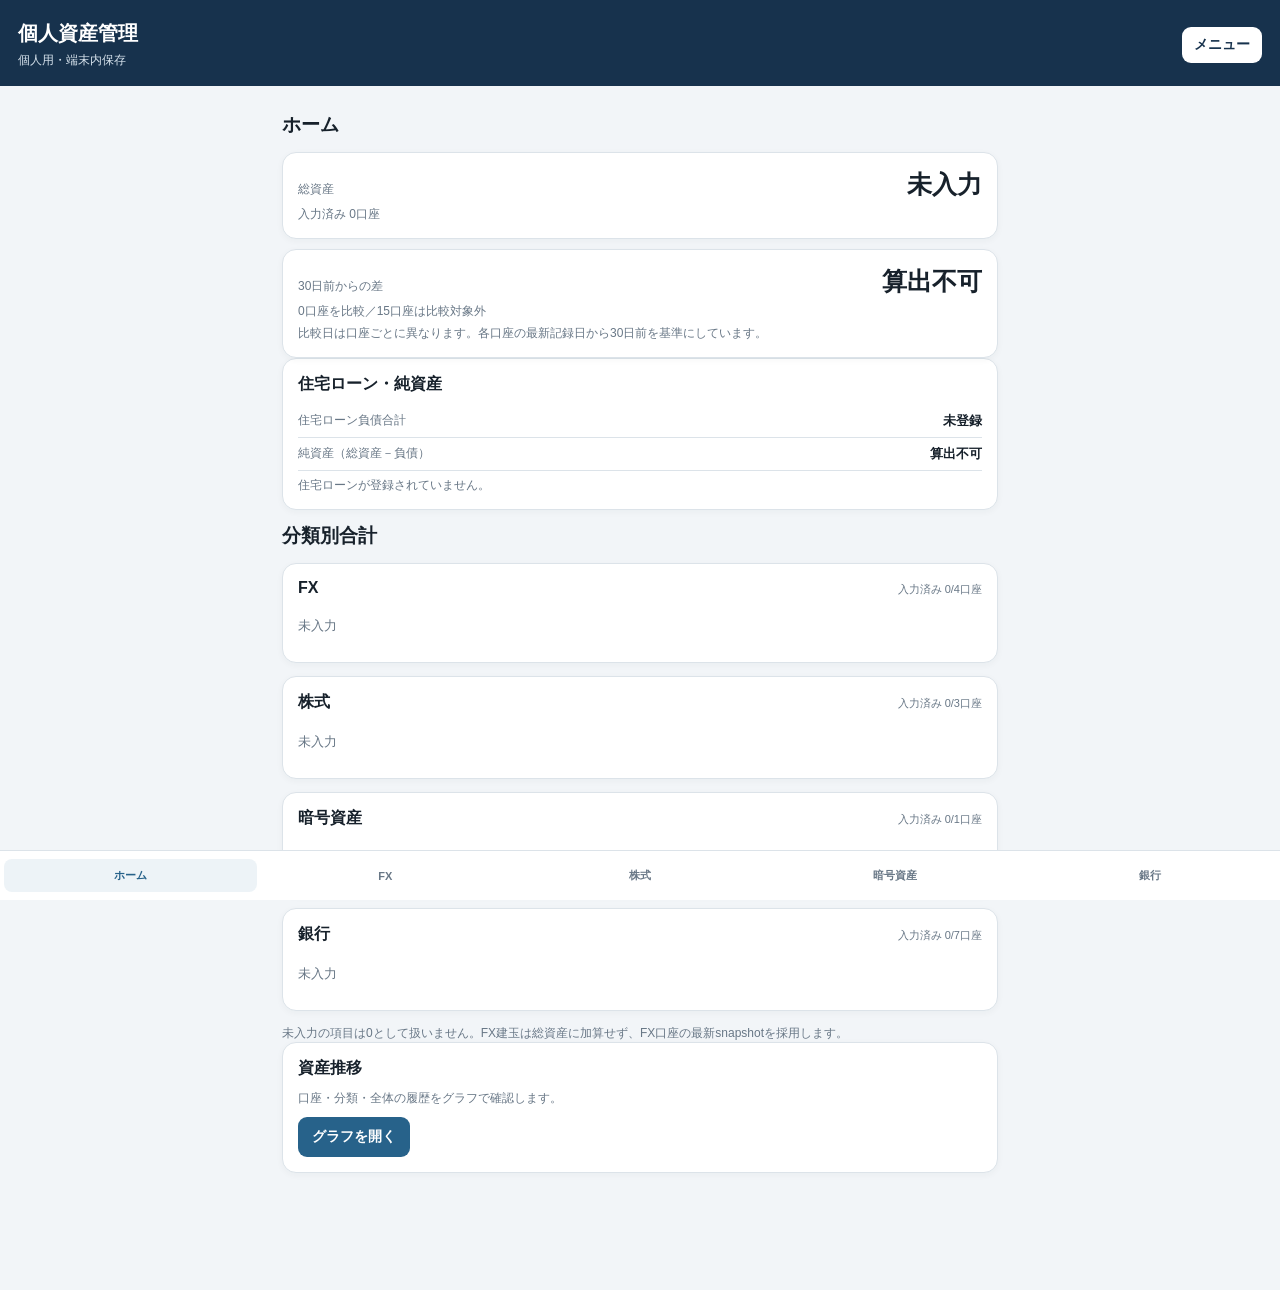
<file: index.html>
<!doctype html>
<html lang="ja">
<head>
<meta charset="utf-8">
<meta name="viewport" content="width=device-width, initial-scale=1, viewport-fit=cover">
<meta name="theme-color" content="#17324d">
<meta name="description" content="端末内で管理する個人用資産管理アプリ">
<meta name="apple-mobile-web-app-capable" content="yes">
<meta name="apple-mobile-web-app-status-bar-style" content="black-translucent">
<meta http-equiv="Content-Security-Policy" content="default-src 'self'; script-src 'self'; style-src 'self'; img-src 'self' data:; connect-src 'self'; base-uri 'none'; form-action 'none'">
<link rel="manifest" href="./manifest.json">
<link rel="apple-touch-icon" href="./icon.svg">
<link rel="stylesheet" href="./style.css">
<title>個人資産管理</title>
</head>
<body>
<header>
  <div class="header-main-row">
    <div>
      <h1>個人資産管理</h1>
      <p>個人用・端末内保存</p>
    </div>
    <div class="header-menu-wrap">
      <button type="button" id="header-menu-button" class="header-menu-button" aria-expanded="false" aria-controls="header-menu">メニュー</button>
      <div id="header-menu" class="header-menu" hidden>
        <button type="button" data-menu-action="open-chart">グラフ</button>
        <button type="button" data-menu-action="open-data">データ管理</button>
        <button type="button" data-menu-action="open-bulk">履歴の一括入力</button>
        <button type="button" data-menu-action="open-stock-update">株式OCR更新</button>
        <button type="button" data-menu-action="open-loan">住宅ローン</button>
      </div>
    </div>
  </div>
</header>

<main id="app">
  <div class="notice">読み込み中...</div>
</main>

<nav class="bottom-nav" aria-label="メインメニュー">
  <button type="button" data-tab="home" class="active">ホーム</button>
  <button type="button" data-tab="fx">FX</button>
  <button type="button" data-tab="stock">株式</button>
  <button type="button" data-tab="crypto">暗号資産</button>
  <button type="button" data-tab="bank">銀行</button>
</nav>

<script src="./js/core.js" defer></script>
<script src="./js/calc-cashflow-core.js" defer></script>
<script src="./js/calc-cashflow.js" defer></script>
<script src="./js/calc-contrib.js" defer></script>
<script src="./js/calc-salecheck.js" defer></script>
<script src="./js/calc-salecheck-hints.js" defer></script>
<script src="./js/calc-salecheck-confirm.js" defer></script>
<script src="./js/storage-validation.js" defer></script>
<script src="./js/storage-validation-stock.js" defer></script>
<script src="./js/storage-migration.js" defer></script>
<script src="./js/storage.js" defer></script>
<script src="./js/calc-fx.js" defer></script>
<script src="./js/calc-loan.js" defer></script>
<script src="./js/calc-losscut.js" defer></script>
<script src="./js/calc-fx-daily.js" defer></script>
<script src="./js/calc-fx-swap.js" defer></script>
<script src="./js/calc-fx-realized.js" defer></script>
<script src="./js/calc-fx-batch.js" defer></script>
<script src="./js/calc-import.js" defer></script>
<script src="./js/calc-import-save.js" defer></script>
<script src="./js/ocr-rules.js" defer></script>
<script src="./js/calc-ocr-normalize.js" defer></script>
<script src="./js/calc-ocr-result.js" defer></script>
<script src="./js/calc-ocr-block.js" defer></script>
<script src="./js/calc-ocr.js" defer></script>
<script src="./js/calc-ocr-stock.js" defer></script>
<script src="./js/calc-ocr-stock-cards.js" defer></script>
<script src="./js/calc-ocr-stock-parse.js" defer></script>
<script src="./js/calc-ocr-stock-state.js" defer></script>
<script src="./js/ocr-rules-stock.js" defer></script>
<script src="./js/calc-ocr-stock-compare.js" defer></script>
<script src="./js/calc-ocr-stock-save.js" defer></script>
<script src="./js/calc-history-edit.js" defer></script>
<script src="./js/calc-chart.js" defer></script>
<script src="./js/ui-common.js" defer></script>
<script src="./js/ui-home.js" defer></script>
<script src="./js/ui-loan.js" defer></script>
<script src="./js/ui-losscut.js" defer></script>
<script src="./js/ui-accounts.js" defer></script>
<script src="./js/ui-contrib-forms.js" defer></script>
<script src="./js/ui-contrib-plans.js" defer></script>
<script src="./js/ui-contrib.js" defer></script>
<script src="./js/ui-salecheck.js" defer></script>
<script src="./js/ui-snapshot-form.js" defer></script>
<script src="./js/ui-account-settings.js" defer></script>
<script src="./js/ui-holdings.js" defer></script>
<script src="./js/ui-snapshot-history.js" defer></script>
<script src="./js/ui-fx-swap.js" defer></script>
<script src="./js/ui-fx-rates.js" defer></script>
<script src="./js/ui-fx-position-form.js" defer></script>
<script src="./js/ui-fx-position-settlement.js" defer></script>
<script src="./js/ui-fx-batch.js" defer></script>
<script src="./js/ui-fx-import.js" defer></script>
<script src="./js/ui-fx.js" defer></script>
<script src="./js/calc-fx-settlement.js" defer></script>
<script src="./js/ui-fx-daily.js" defer></script>
<script src="./js/ui-fx-history-edit.js" defer></script>
<script src="./js/ui-fx-history.js" defer></script>
<script src="./js/ui-chart-zoom.js" defer></script>
<script src="./js/ui-chart.js" defer></script>
<script src="./js/ui-chart-select.js" defer></script>
<script src="./js/ui-data.js" defer></script>
<script src="./js/ui-bulk.js" defer></script>
<script src="./js/ui-bulk-ocr.js" defer></script>
<script src="./js/ui-stock-update.js" defer></script>
<script src="./js/ui-stock-update-render-card.js" defer></script>
<script src="./js/ui-stock-update-screen.js" defer></script>
<script src="./js/ui-stock-update-diagnosis.js" defer></script>
<script src="./js/ui-stock-update-events.js" defer></script>
<script src="./js/main.js" defer></script>
</body>
</html>
</file>
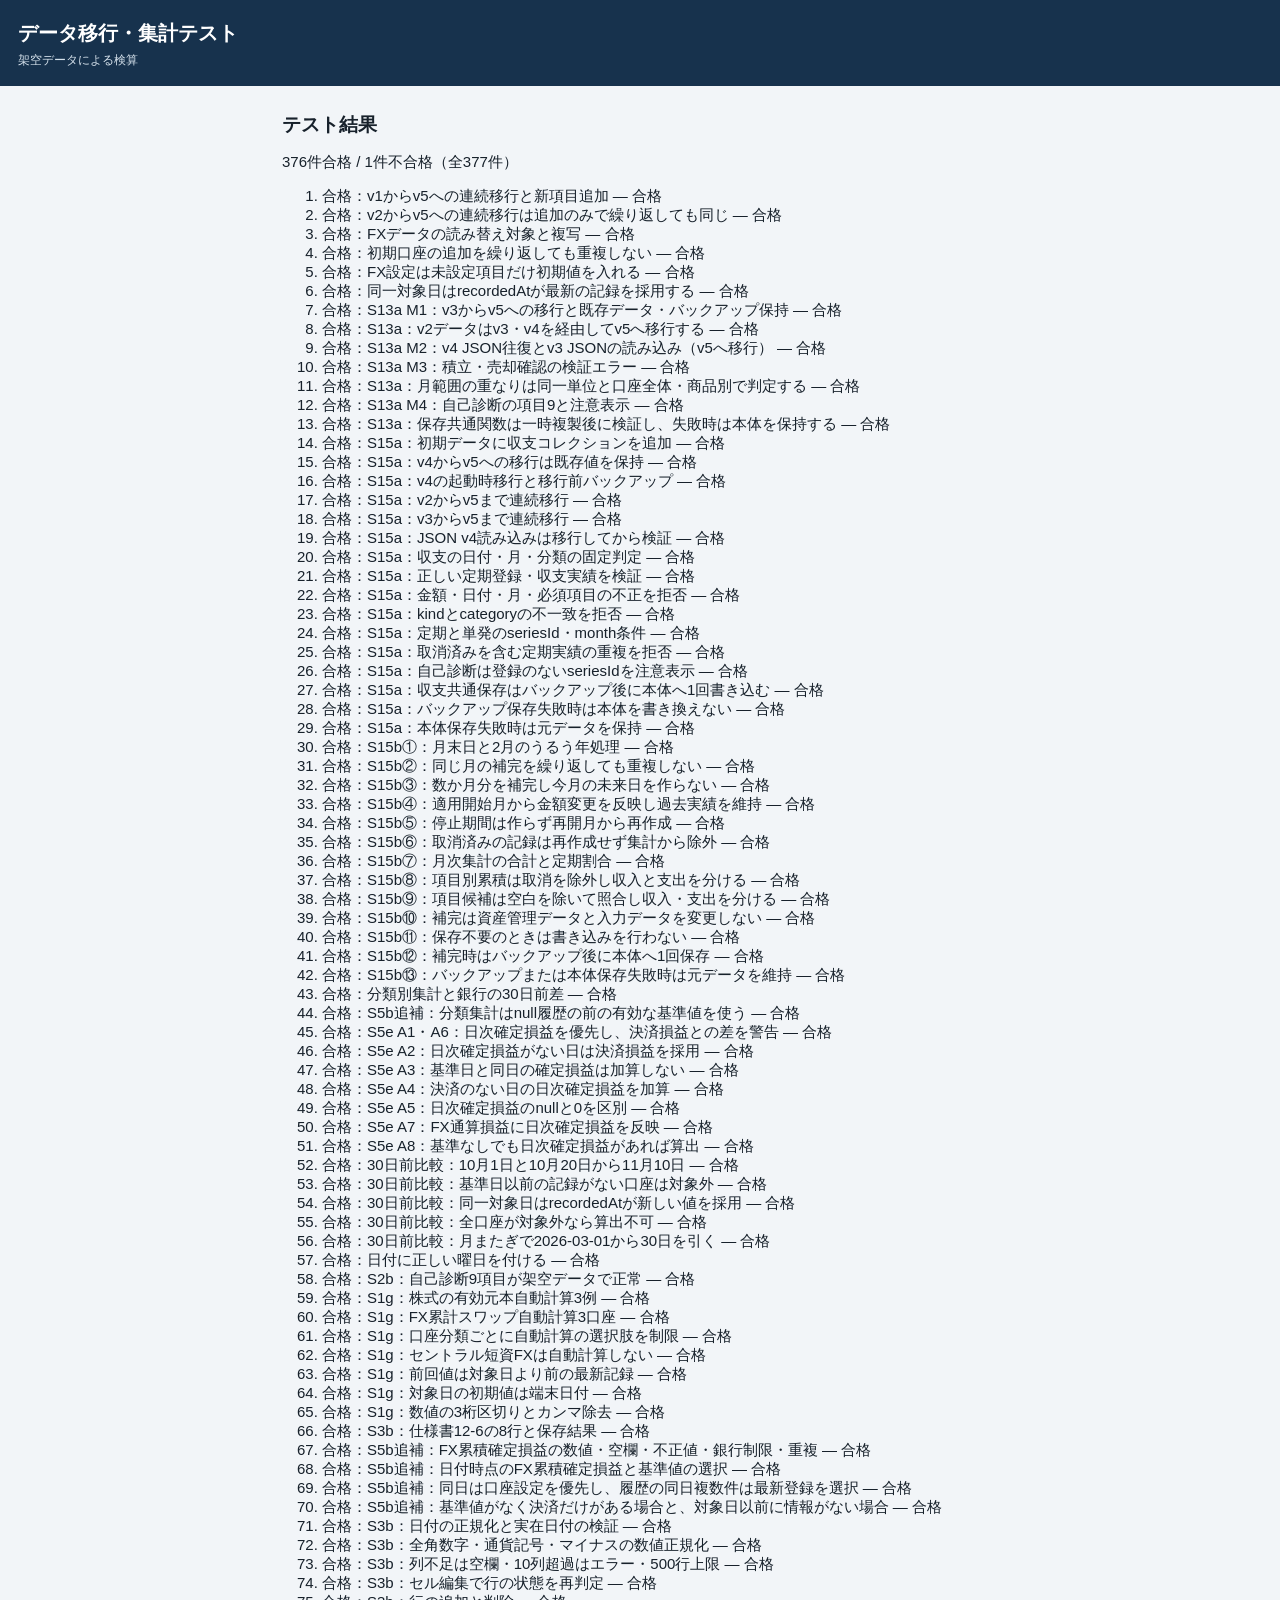
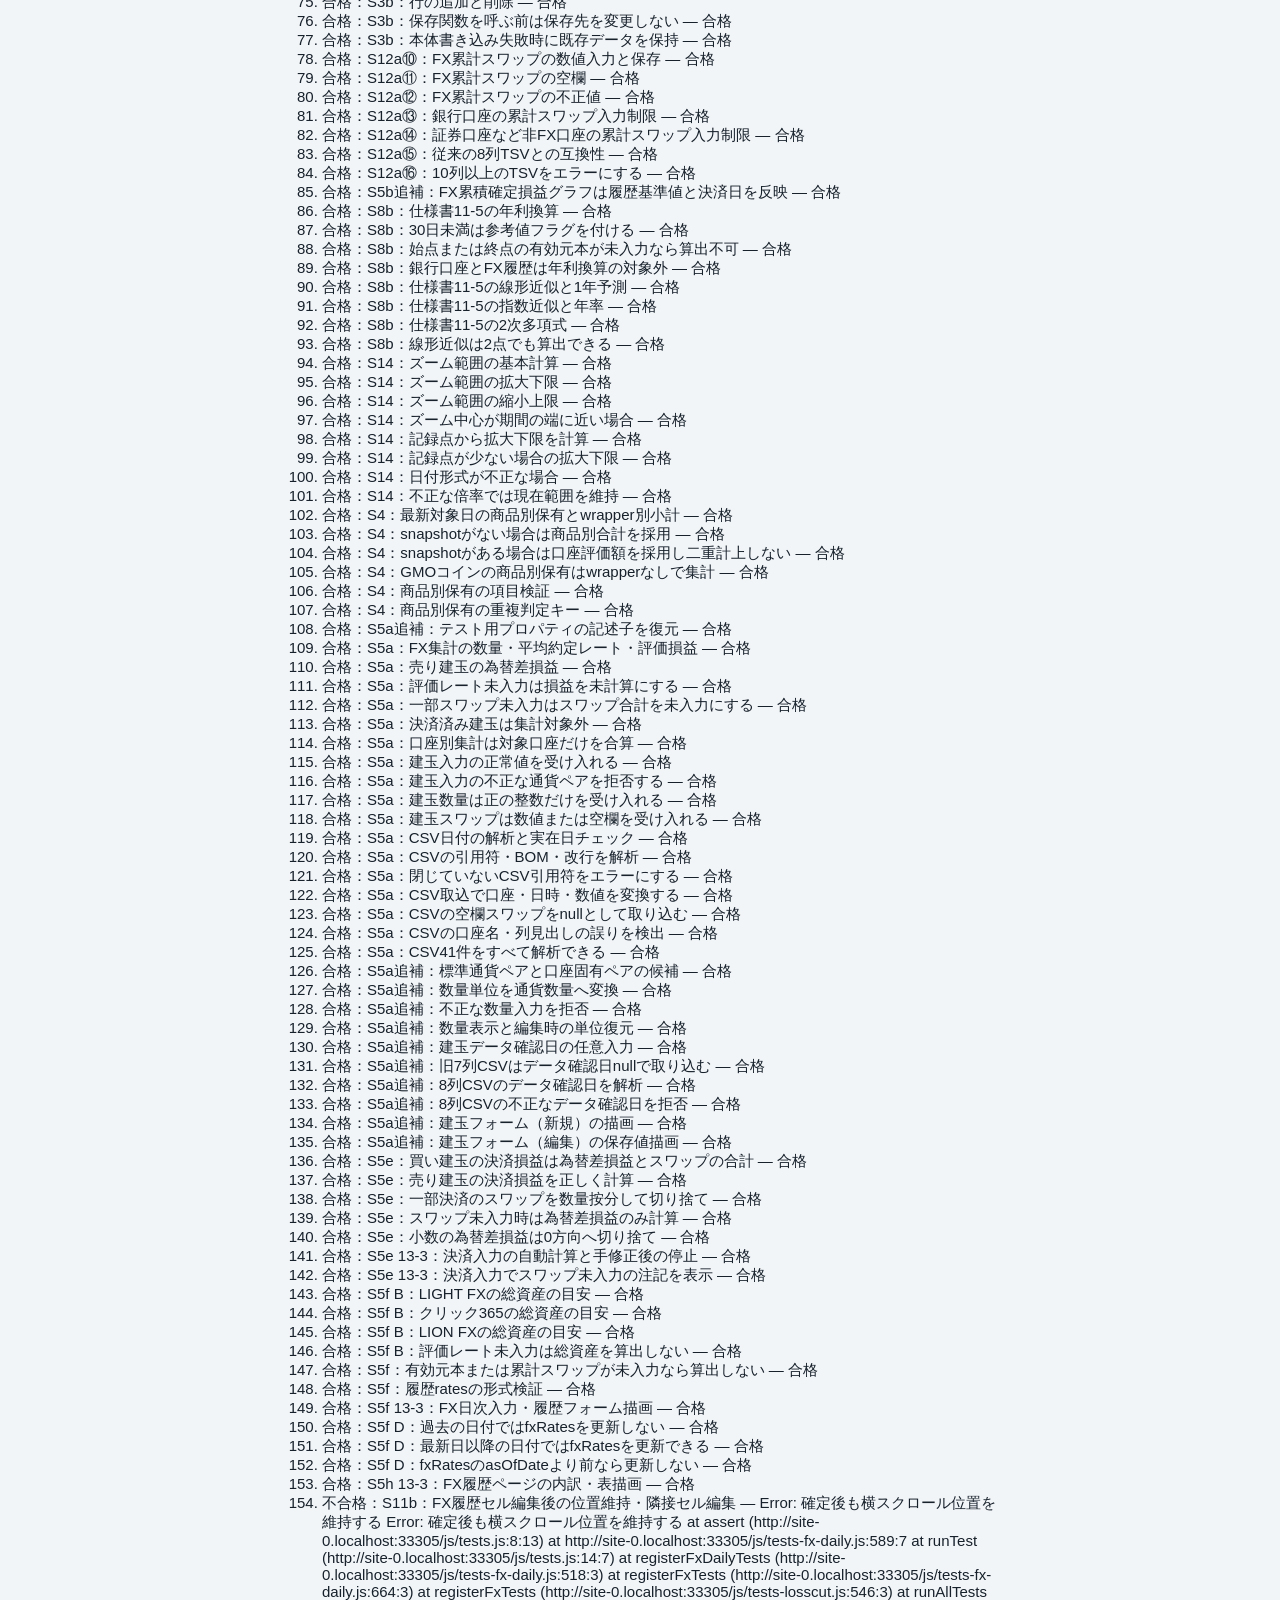
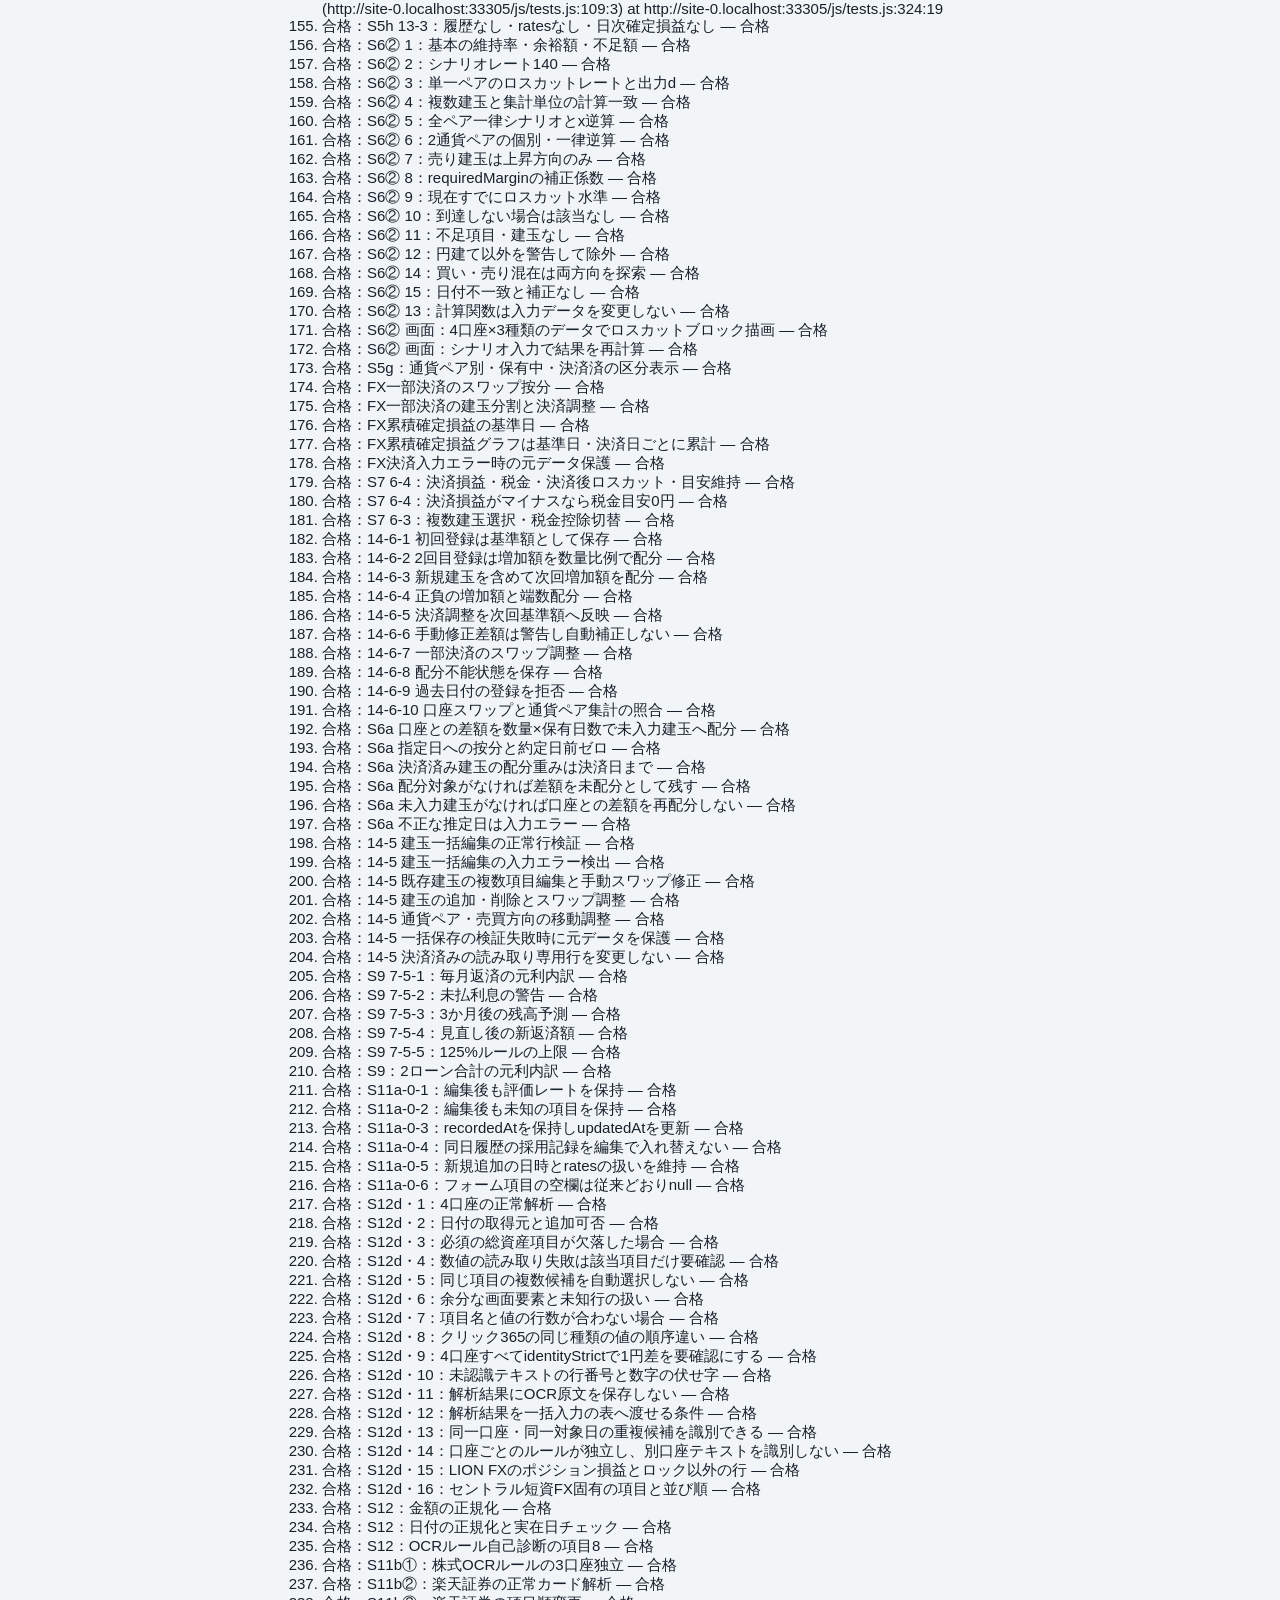
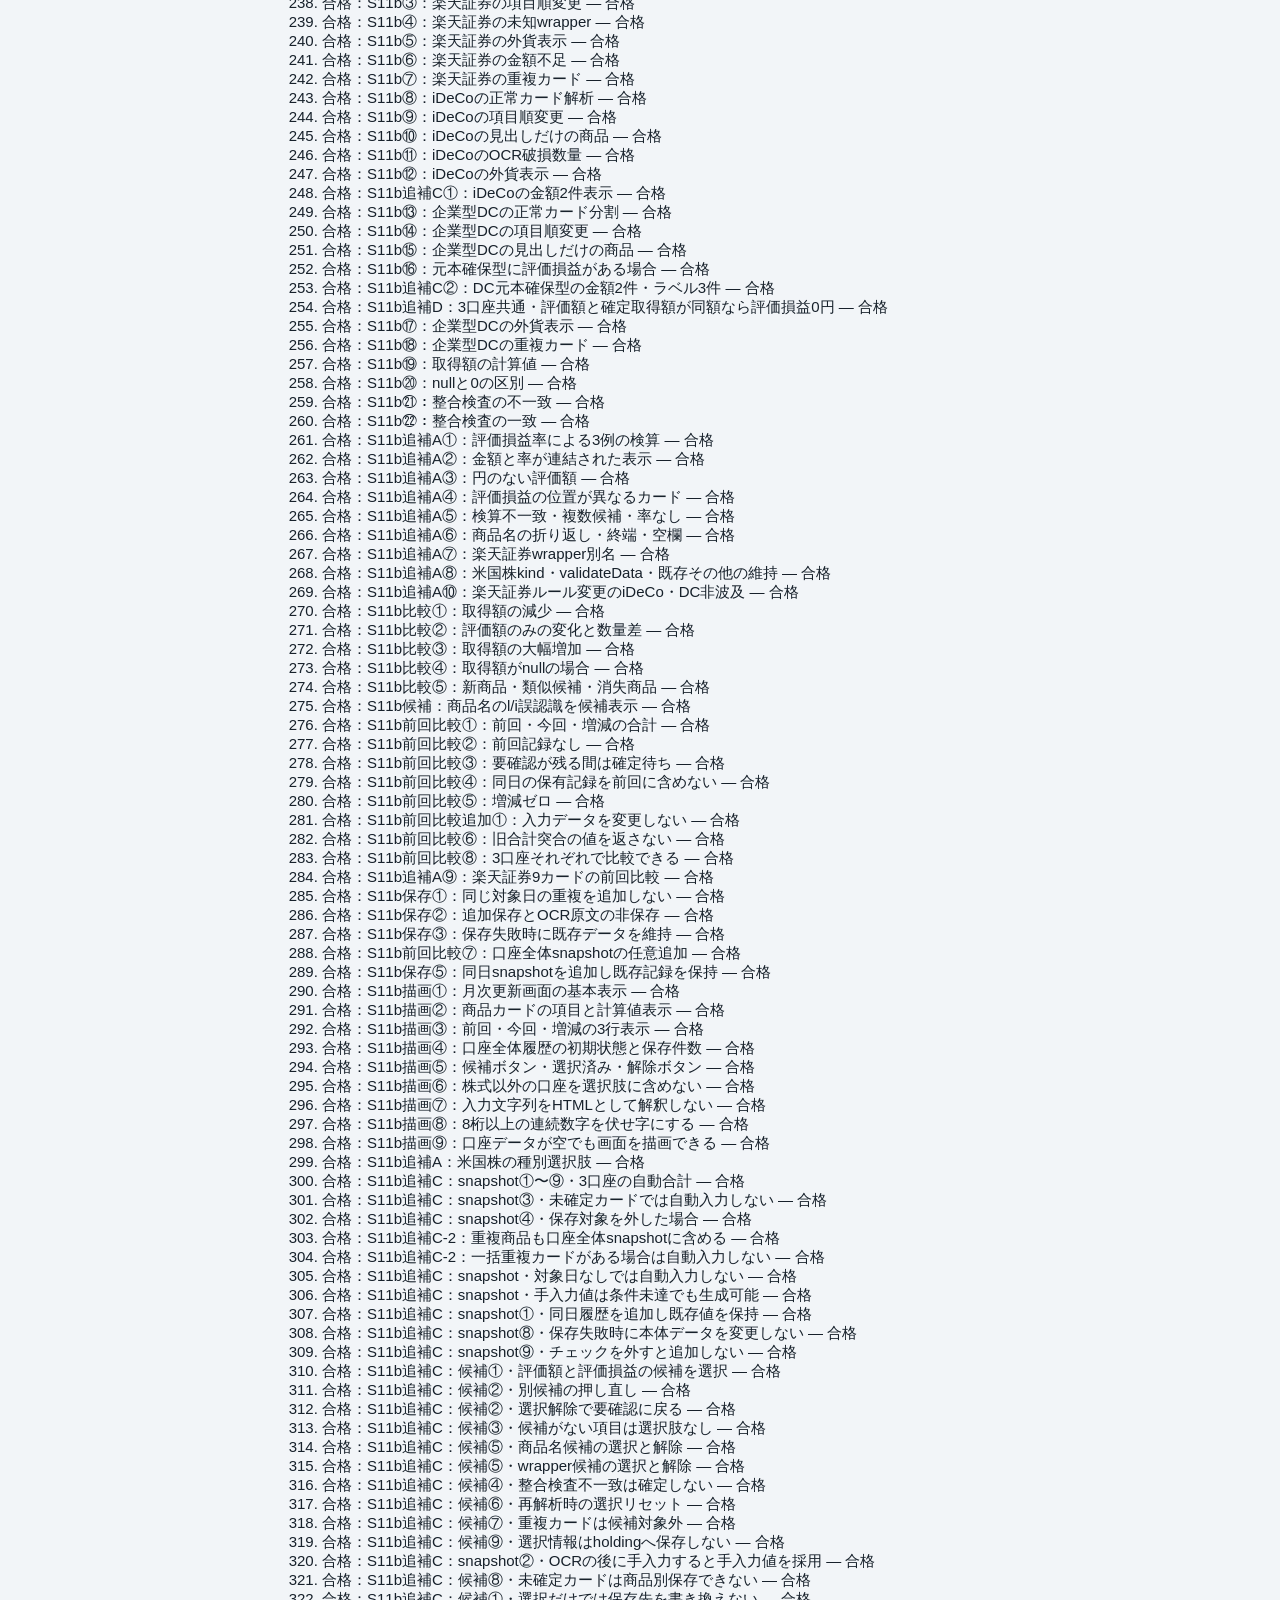
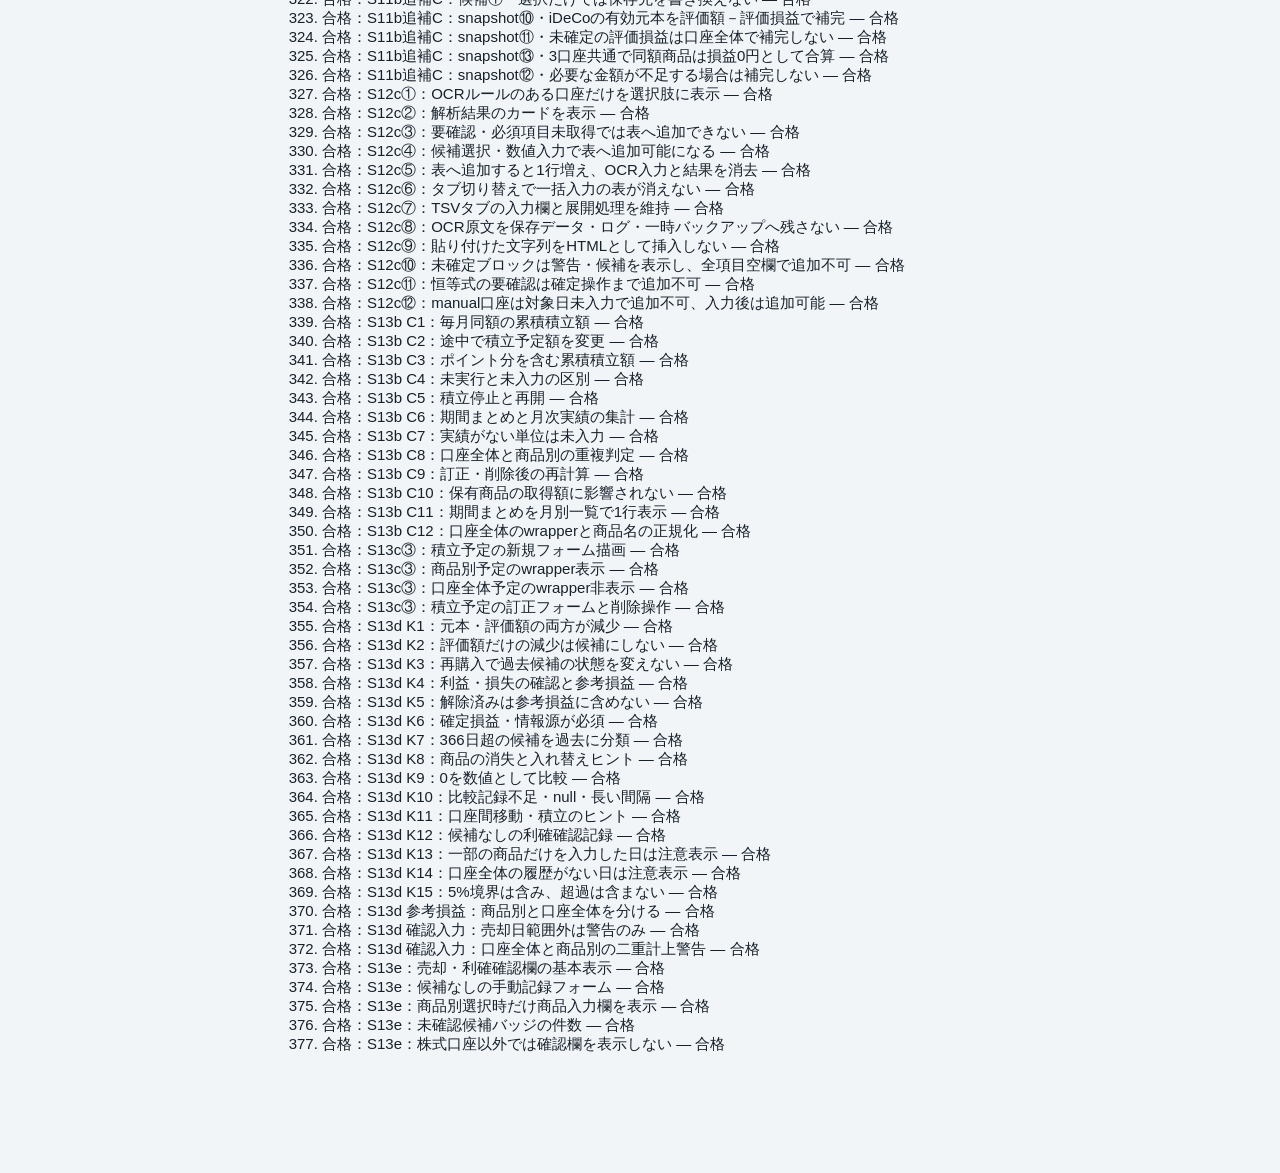
<file: test.html>
<!doctype html>
<html lang="ja">
<head>
<meta charset="utf-8">
<meta name="viewport" content="width=device-width, initial-scale=1">
<meta name="theme-color" content="#17324d">
<link rel="stylesheet" href="./style.css">
<title>データ移行・集計テスト</title>
</head>
<body data-test-runner="true">
<header>
  <h1>データ移行・集計テスト</h1>
  <p>架空データによる検算</p>
</header>

<div id="app"></div>

<main>
  <section>
    <h2>テスト結果</h2>
    <p id="test-summary">テスト実行中...</p>
    <ol id="test-results"></ol>
  </section>
</main>

<script src="./js/tests-render-bootstrap.js" defer></script>
<script src="./js/core.js" defer></script>
<script src="./js/calc-cashflow-core.js" defer></script>
<script src="./js/calc-cashflow.js" defer></script>
<script src="./js/storage-validation.js" defer></script>
<script src="./js/storage-validation-stock.js" defer></script>
<script src="./js/storage-migration.js" defer></script>
<script src="./js/storage.js" defer></script>
<script src="./js/calc-fx.js" defer></script>
<script src="./js/calc-losscut.js" defer></script>
<script src="./js/calc-fx-daily.js" defer></script>
<script src="./js/calc-fx-swap.js" defer></script>
<script src="./js/calc-fx-realized.js" defer></script>
<script src="./js/calc-fx-batch.js" defer></script>
<script src="./js/calc-import.js" defer></script>
<script src="./js/calc-import-save.js" defer></script>
<script src="./js/ocr-rules.js" defer></script>
<script src="./js/calc-ocr-normalize.js" defer></script>
<script src="./js/calc-ocr-result.js" defer></script>
<script src="./js/calc-ocr-block.js" defer></script>
<script src="./js/calc-ocr.js" defer></script>
<script src="./js/calc-ocr-stock.js" defer></script>
<script src="./js/calc-ocr-stock-cards.js" defer></script>
<script src="./js/calc-ocr-stock-parse.js" defer></script>
<script src="./js/calc-ocr-stock-state.js" defer></script>
<script src="./js/ocr-rules-stock.js" defer></script>
<script src="./js/calc-ocr-stock-compare.js" defer></script>
<script src="./js/calc-ocr-stock-save.js" defer></script>
<script src="./js/calc-history-edit.js" defer></script>
<script src="./js/ui-common.js" defer></script>
<script src="./js/ui-losscut.js" defer></script>
<script src="./js/ui-accounts.js" defer></script>
<script src="./js/ui-contrib-forms.js" defer></script>
<script src="./js/ui-contrib-plans.js" defer></script>
<script src="./js/ui-contrib.js" defer></script>
<script src="./js/ui-salecheck.js" defer></script>
<script src="./js/ui-snapshot-form.js" defer></script>
<script src="./js/ui-account-settings.js" defer></script>
<script src="./js/ui-holdings.js" defer></script>
<script src="./js/ui-snapshot-history.js" defer></script>
<script src="./js/ui-data.js" defer></script>
<script src="./js/calc-chart.js" defer></script>
<script src="./js/ui-chart-zoom.js" defer></script>
<script src="./js/calc-loan.js" defer></script>
<script src="./js/calc-contrib.js" defer></script>
<script src="./js/calc-salecheck.js" defer></script>
<script src="./js/calc-salecheck-hints.js" defer></script>
<script src="./js/calc-salecheck-confirm.js" defer></script>
<script src="./js/ui-fx-swap.js" defer></script>
<script src="./js/ui-fx-rates.js" defer></script>
<script src="./js/ui-fx-position-form.js" defer></script>
<script src="./js/ui-fx-position-settlement.js" defer></script>
<script src="./js/ui-fx-batch.js" defer></script>
<script src="./js/ui-fx-import.js" defer></script>
<script src="./js/ui-fx.js" defer></script>
<script src="./js/calc-fx-settlement.js" defer></script>
<script src="./js/ui-fx-daily.js" defer></script>
<script src="./js/ui-fx-history-edit.js" defer></script>
<script src="./js/ui-fx-history.js" defer></script>
<script src="./js/ui-bulk.js" defer></script>
<script src="./js/ui-bulk-ocr.js" defer></script>
<script src="./js/ui-stock-update.js" defer></script>
<script src="./js/ui-stock-update-render-card.js" defer></script>
<script src="./js/ui-stock-update-screen.js" defer></script>
<script src="./js/ui-stock-update-diagnosis.js" defer></script>
<script src="./js/ui-stock-update-events.js" defer></script>
<script src="./js/tests-migration.js" defer></script>
<script src="./js/tests-cashflow-data.js" defer></script>
<script src="./js/tests-cashflow.js" defer></script>
<script src="./js/tests-summary.js" defer></script>
<script src="./js/tests-input.js" defer></script>
<script src="./js/tests-bulk.js" defer></script>
<script src="./js/tests-chart.js" defer></script>
<script src="./js/tests-chart-ui.js" defer></script>
<script src="./js/tests-holdings.js" defer></script>
<script src="./js/tests-fx.js" defer></script>
<script src="./js/tests-fx-daily.js" defer></script>
<script src="./js/tests-losscut.js" defer></script>
<script src="./js/tests-snapshot-edit.js" defer></script>
<script src="./js/tests-fx-settlement.js" defer></script>
<script src="./js/tests-fx-settlement-simulation.js" defer></script>
<script src="./js/tests-fx-swap-allocation.js" defer></script>
<script src="./js/tests-fx-swap-estimate.js" defer></script>
<script src="./js/tests-fx-position-batch.js" defer></script>
<script src="./js/tests-loan.js" defer></script>
<script src="./js/tests-ocr-data.js" defer></script>
<script src="./js/tests-ocr.js" defer></script>
<script src="./js/tests-bulk-ocr.js" defer></script>
<script src="./js/tests-ocr-stock.js" defer></script>
<script src="./js/tests-ocr-stock-compare.js" defer></script>
<script src="./js/tests-ocr-stock-data.js" defer></script>
<script src="./js/tests-ocr-stock-render.js" defer></script>
<script src="./js/tests-contrib.js" defer></script>
<script src="./js/tests-contrib-render.js" defer></script>
<script src="./js/tests-salecheck.js" defer></script>
<script src="./js/tests-salecheck-render.js" defer></script>
<script src="./js/tests-ocr-stock-state.js" defer></script>
<script src="./js/tests.js" defer></script>
</body>
</html>
</file>
<file: style.css>
:root {
  color-scheme: light;
  --navy:#17324d;
  --blue:#27628a;
  --bg:#f2f5f8;
  --card:#fff;
  --text:#17212b;
  --muted:#687786;
  --border:#dce3e9;
  --red:#b33b3b;
  --green:#28764c;
}
* { box-sizing:border-box; }
body {
  margin:0;
  padding:0 0 calc(82px + env(safe-area-inset-bottom));
  background:var(--bg);
  color:var(--text);
  font-family:-apple-system,BlinkMacSystemFont,"Segoe UI",sans-serif;
  font-size:15px;
}
header {
  background:var(--navy);
  color:white;
  padding:20px 18px 17px;
}
header h1 { margin:0; font-size:20px; }
header p { margin:5px 0 0; color:#d6e2ec; font-size:12px; }
main { max-width:760px; margin:0 auto; padding:16px; }
h2 { margin:4px 0 14px; font-size:19px; }
h3 { margin:0 0 10px; font-size:16px; }
.card {
  background:var(--card);
  border:1px solid var(--border);
  border-radius:14px;
  padding:15px;
  margin-bottom:13px;
  box-shadow:0 2px 7px rgba(20,40,60,.04);
}
.metric-label { color:var(--muted); font-size:12px; }
.metric-value {
  font-size:25px;
  font-weight:700;
  margin-top:5px;
  white-space:nowrap;
  overflow-wrap:normal;
  font-variant-numeric:tabular-nums;
}
.metric-sub { color:var(--muted); font-size:12px; margin-top:5px; }
.metric-grid {
  display:grid;
  grid-template-columns:1fr 1fr;
  gap:10px;
}
.metric-grid .card { margin:0; }
.metric-grid .home-total-card,
.metric-grid .home-difference-card {
  grid-column:1 / -1;
}
.home-summary-card {
  container-type:inline-size;
}
.home-summary-row {
  display:flex;
  align-items:baseline;
  justify-content:space-between;
  gap:10px;
  min-width:0;
}
.home-summary-row .metric-label {
  flex:0 0 auto;
  white-space:nowrap;
}
.home-summary-value {
  flex:0 1 auto;
  min-width:0;
  margin-top:0;
  text-align:right;
  font-size:25px;
  white-space:nowrap;
  overflow-wrap:normal;
}
.account-row {
  display:flex;
  justify-content:space-between;
  align-items:center;
  gap:12px;
  padding:13px 0;
  border-bottom:1px solid var(--border);
}
.account-row:last-child { border-bottom:0; }
.account-name { font-weight:650; }
.account-meta { color:var(--muted); font-size:12px; margin-top:4px; }
.account-value {
  text-align:right;
  font-weight:700;
  white-space:nowrap;
  font-variant-numeric:tabular-nums;
}
button {
  border:0;
  border-radius:9px;
  padding:11px 14px;
  background:var(--blue);
  color:white;
  font-size:14px;
  font-weight:600;
  cursor:pointer;
}
button.secondary { background:#e8eef3; color:var(--navy); }
button.danger { background:#f9e9e9; color:var(--red); }
button:disabled { opacity:.45; }
button.small { padding:7px 10px; font-size:12px; }
.actions { display:flex; gap:8px; flex-wrap:wrap; margin-top:10px; }
.field { margin-bottom:13px; }
.field label { display:block; font-size:13px; font-weight:600; margin-bottom:6px; }
.field input, .field textarea, .field select {
  display:block;
  width:100%;
  min-width:0;
  max-width:100%;
  min-height:43px;
  border:1px solid #cbd5de;
  border-radius:8px;
  padding:10px;
  background:white;
  color:var(--text);
  font-size:16px;
}
.field input[type="date"] {
  width:100%;
  min-width:0;
  max-width:100%;
  min-height:43px;
  font:inherit;
}
.field textarea { min-height:75px; resize:vertical; }
.help { color:var(--muted); font-size:12px; margin-top:5px; line-height:1.5; }
.previous-value-hint {
  color:var(--muted);
  font-size:11px;
  margin-top:4px;
  line-height:1.4;
}
.snapshot-row {
  padding:12px 0;
  border-bottom:1px solid var(--border);
}
.snapshot-row:last-child { border-bottom:0; }
.snapshot-top {
  display:flex;
  justify-content:space-between;
  align-items:flex-start;
  gap:8px;
}
.snapshot-date {
  flex:0 0 11em;
  width:11em;
  font-size:13px;
  color:var(--muted);
}
.snapshot-value {
  flex:1;
  min-width:0;
  text-align:right;
  font-weight:700;
  overflow-wrap:anywhere;
  font-variant-numeric:tabular-nums;
}
.snapshot-meta { font-size:12px; color:var(--muted); margin-top:5px; }
.pill {
  display:inline-block;
  background:#e9f0f5;
  color:#31536d;
  border-radius:20px;
  padding:3px 8px;
  font-size:11px;
}
.positive { color:var(--green); }
.negative { color:var(--red); }
.empty { color:var(--muted); font-size:13px; padding:12px 0; }
.notice {
  border-radius:9px;
  background:#edf3f7;
  padding:11px;
  color:#42596b;
  font-size:12px;
  line-height:1.6;
  margin-bottom:13px;
}
.error {
  background:#fff0f0;
  color:#9e2828;
  padding:12px;
  border-radius:9px;
  margin-bottom:12px;
  font-size:13px;
}
.success {
  background:#edf7f0;
  color:#24643e;
  padding:10px;
  border-radius:9px;
  margin-bottom:12px;
  font-size:13px;
}
.bottom-nav {
  position:fixed;
  z-index:10;
  bottom:0;
  left:0;
  right:0;
  display:grid;
  grid-template-columns:repeat(5,minmax(0,1fr));
  gap:2px;
  padding:8px 4px calc(8px + env(safe-area-inset-bottom));
  background:#fff;
  border-top:1px solid var(--border);
}
.bottom-nav button {
  min-width:0;
  background:transparent;
  color:var(--muted);
  border-radius:8px;
  padding:9px 1px;
  font-size:11px;
  white-space:nowrap;
}
.bottom-nav button.active { color:var(--blue); background:#edf3f7; }
hr { border:0; border-top:1px solid var(--border); margin:14px 0; }
.hidden { display:none !important; }

/* ---------- ヘッダーメニュー・データ管理 ---------- */
.header-main-row {
  display:flex;
  align-items:center;
  justify-content:space-between;
  gap:12px;
}
.header-menu-wrap { position:relative; }
button.header-menu-button {
  background:#fff;
  color:var(--navy);
  padding:9px 12px;
  white-space:nowrap;
}
.header-menu {
  position:absolute;
  z-index:20;
  top:calc(100% + 8px);
  right:0;
  min-width:140px;
  padding:6px;
  background:#fff;
  border:1px solid var(--border);
  border-radius:10px;
  box-shadow:0 4px 14px rgba(20,40,60,.18);
}
.header-menu button {
  width:100%;
  text-align:left;
  background:transparent;
  color:var(--text);
}
.backup-key-list {
  margin:8px 0 12px;
  padding-left:22px;
  color:var(--muted);
  font-size:12px;
  overflow-wrap:anywhere;
}
.backup-key-list li.error {
  color:#9e2828;
}

/* ---------- S1d ホーム・分類別一覧 ---------- */
.category-card-title {
  display:flex;
  justify-content:space-between;
  align-items:baseline;
  gap:8px;
}
.category-card-title h3 { margin:0 0 8px; }
.category-count {
  color:var(--muted);
  font-size:11px;
  white-space:nowrap;
}
.home-metric-row,
.account-metric-line {
  display:flex;
  justify-content:space-between;
  align-items:flex-start;
  gap:12px;
  padding:7px 0;
  border-bottom:1px solid var(--border);
}
.home-metric-row:last-child,
.account-metric-line:last-child { border-bottom:0; }
.home-metric-label,
.account-metric-label {
  color:var(--muted);
  font-size:12px;
  flex:1;
  min-width:0;
}
.home-metric-value,
.account-metric-value {
  text-align:right;
  font-size:clamp(11px,5cqw,13px);
  font-weight:650;
  flex:0 1 58%;
  min-width:0;
  white-space:nowrap;
  overflow-wrap:normal;
  font-variant-numeric:tabular-nums;
}
.home-metric-row,
.account-metric-line {
  container-type:inline-size;
}
.account-metric-sub {
  margin-top:3px;
  color:var(--muted);
  font-size:10px;
  font-weight:400;
  white-space:normal;
}
.account-card { cursor:pointer; }
.account-card-top {
  display:flex;
  justify-content:space-between;
  align-items:center;
  gap:10px;
  padding-bottom:9px;
  margin-bottom:5px;
  border-bottom:1px solid var(--border);
}
.account-card-top > div { min-width:0; }
.account-card-top .account-name { overflow-wrap:anywhere; }

/* ---------- S1g 履歴入力フォーム ---------- */
.snapshot-date-field {
  display:block;
  width:100%;
  min-width:0;
  max-width:100%;
}

.snapshot-date-control {
  display:flex;
  align-items:center;
  gap:8px;
  width:100%;
  min-width:0;
  max-width:100%;
  min-height:43px;
  padding:0 10px;
  border:1px solid #cbd5de;
  border-radius:8px;
  background:white;
}

.snapshot-date-control input[type="date"] {
  display:block;
  flex:1 1 0;
  box-sizing:border-box;
  width:0;
  min-width:0;
  max-width:100%;
  min-inline-size:0;
  font-size:16px;
  padding:10px 0;
  border:0;
  border-radius:0;
  background:transparent;
}

.snapshot-date-weekday {
  flex:0 0 auto;
  color:var(--muted);
  font-size:13px;
  white-space:nowrap;
}

.numeric-input-actions {
  display:flex;
  justify-content:flex-end;
  gap:7px;
  margin-top:6px;
}

.numeric-input-actions button {
  min-width:43px;
  min-height:35px;
  padding:6px 12px;
  font-size:15px;
}

.previous-value-row {
  display:flex;
  align-items:center;
  justify-content:space-between;
  gap:8px;
  min-height:31px;
  margin-top:4px;
}

.previous-value-text {
  color:var(--muted);
  font-size:12px;
  line-height:1.4;
  overflow-wrap:anywhere;
}

.previous-value-apply {
  flex:0 0 auto;
}

.auto-calc-status {
  display:inline-block;
  margin:-5px 0 12px;
  padding:4px 8px;
  border-radius:6px;
  background:#edf3f7;
  color:#31536d;
  font-size:11px;
}

.account-settings-card {
  margin-top:13px;
}

.account-settings-card .field input {
  font-size:16px;
}

/* ---------- S3b 履歴の表形式一括入力 ---------- */
.bulk-summary {
  margin:0;
  font-size:14px;
  font-weight:650;
  line-height:1.6;
  font-variant-numeric:tabular-nums;
}

.bulk-table-scroll {
  width:100%;
  max-width:100%;
  overflow-x:auto;
  overflow-y:visible;
  margin-top:12px;
  border:1px solid var(--border);
  border-radius:8px;
  background:#fff;
  -webkit-overflow-scrolling:touch;
}

.bulk-table {
  width:max-content;
  min-width:100%;
  border-collapse:separate;
  border-spacing:0;
  font-size:12px;
}

.bulk-table th,
.bulk-table td {
  min-width:125px;
  padding:7px;
  border-right:1px solid var(--border);
  border-bottom:1px solid var(--border);
  background:#fff;
  vertical-align:top;
}

.bulk-table th {
  position:sticky;
  top:0;
  z-index:5;
  background:#edf3f7;
  color:var(--navy);
  text-align:left;
  white-space:nowrap;
}

.bulk-table tr:last-child td {
  border-bottom:0;
}

.bulk-table th:first-child,
.bulk-table td.bulk-state-cell {
  position:sticky;
  left:0;
  z-index:4;
  min-width:105px;
  width:105px;
  background:#f8fafc;
}

.bulk-table th:nth-child(2),
.bulk-table td.bulk-number-cell {
  position:sticky;
  left:105px;
  z-index:4;
  min-width:48px;
  width:48px;
  background:#f8fafc;
  text-align:center;
}

.bulk-table th:nth-child(3),
.bulk-table td.bulk-delete-cell {
  position:sticky;
  left:153px;
  z-index:4;
  min-width:62px;
  width:62px;
  background:#f8fafc;
}

.bulk-table th:nth-child(-n+3) {
  z-index:7;
}

.bulk-table td.bulk-edit-cell {
  min-width:135px;
}

.bulk-table td.bulk-edit-cell input {
  display:block;
  width:100%;
  min-width:110px;
  min-height:38px;
  padding:7px;
  border:1px solid #cbd5de;
  border-radius:6px;
  background:white;
  color:var(--text);
  font-size:14px;
}

.bulk-table td.bulk-edit-cell input.numeric-input {
  text-align:right;
  font-variant-numeric:tabular-nums;
}

.bulk-numeric-wrap {
  min-width:110px;
}

.bulk-numeric-wrap .numeric-input-actions {
  gap:4px;
  margin-top:4px;
}

.bulk-numeric-wrap .numeric-input-actions button {
  min-width:34px;
  min-height:30px;
  padding:4px 8px;
}

.bulk-status {
  display:inline-block;
  border-radius:5px;
  padding:3px 5px;
  font-size:10px;
  font-weight:700;
  white-space:nowrap;
}

.bulk-status.planned {
  background:#e8f2eb;
  color:#24643e;
}

.bulk-status.error {
  background:#fff0f0;
  color:#9e2828;
}

.bulk-status.duplicate {
  background:#fff4df;
  color:#805514;
}

.bulk-reasons {
  max-width:150px;
  margin-top:5px;
  color:#9e2828;
  font-size:10px;
  line-height:1.4;
  overflow-wrap:anywhere;
}

.bulk-row-error td {
  background:#fffafa;
}

.bulk-row-duplicate td {
  background:#fffdf7;
}

.bulk-row-planned td {
  background:#fcfefc;
}

.bulk-delete-cell button {
  white-space:nowrap;
}

/* ---------- S8a グラフ ---------- */
.chart-entry-card button {
  margin-top:10px;
}

.chart-series-setting {
  display:grid;
  grid-template-columns:1fr;
  gap:8px;
  padding:12px 0;
  border-bottom:1px solid var(--border);
}

.chart-series-setting:last-of-type {
  border-bottom:0;
}

.chart-series-setting-title {
  font-size:13px;
  font-weight:700;
}

.chart-series-setting select,
.chart-period-select {
  display:block;
  width:100%;
  min-width:0;
  min-height:43px;
  padding:9px;
  border:1px solid #cbd5de;
  border-radius:8px;
  background:#fff;
  color:var(--text);
  font-size:16px;
}

.chart-control-label {
  display:block;
  margin-bottom:6px;
  font-size:13px;
  font-weight:600;
}

.chart-legend {
  display:flex;
  flex-wrap:wrap;
  gap:7px;
  margin-bottom:12px;
}

button.chart-legend-button {
  padding:7px 9px;
  border:2px solid var(--blue);
  background:#fff;
  color:var(--blue);
  font-size:11px;
  line-height:1.3;
}

.chart-legend-button:nth-child(1) {
  border-color:#246b9e;
  color:#246b9e;
}
.chart-legend-button:nth-child(2) {
  border-color:#b45b36;
  color:#b45b36;
}
.chart-legend-button:nth-child(3) {
  border-color:#39845a;
  color:#39845a;
}
.chart-legend-button:nth-child(4) {
  border-color:#815ca8;
  color:#815ca8;
}
.chart-legend-button:nth-child(5) {
  border-color:#a17b24;
  color:#a17b24;
}
.chart-legend-button:nth-child(6) {
  border-color:#397f83;
  color:#397f83;
}

button.chart-legend-button.chart-legend-hidden {
  opacity:.4;
  background:#e8eef3;
  text-decoration:line-through;
}

.chart-graph {
  width:100%;
  min-width:0;
  overflow:hidden;
}

.chart-svg {
  display:block;
  width:100%;
  height:auto;
  overflow:visible;
}

.chart-grid-line {
  stroke:#e3e9ee;
  stroke-width:1;
}

.chart-zero-line {
  stroke:#8796a3;
  stroke-width:1.5;
  stroke-dasharray:4 3;
}

.chart-axis-label {
  fill:#687786;
  font-size:9px;
}

.chart-series-line {
  fill:none;
  stroke-width:2.2;
  stroke-linecap:round;
  stroke-linejoin:round;
}

.chart-series-point {
  stroke:#fff;
  stroke-width:1.5;
  cursor:pointer;
}

.chart-series-point:focus {
  outline:none;
  stroke:#17212b;
  stroke-width:2.5;
}

.chart-point-detail {
  margin-top:10px;
  padding:10px;
  border-radius:8px;
  background:#edf3f7;
  color:var(--navy);
  font-size:12px;
  line-height:1.5;
  overflow-wrap:anywhere;
}

.chart-statistics-series {
  padding:12px 0;
  border-bottom:1px solid var(--border);
}

.chart-statistics-series:last-child {
  border-bottom:0;
}

.chart-statistics-series h3 {
  font-size:14px;
  overflow-wrap:anywhere;
}

.chart-statistics-row {
  display:flex;
  justify-content:space-between;
  gap:12px;
  padding:6px 0;
  border-bottom:1px solid #edf0f3;
  font-variant-numeric:tabular-nums;
}

.chart-statistics-row:last-child {
  border-bottom:0;
}

.chart-statistics-label {
  flex:0 0 auto;
  color:var(--muted);
  font-size:12px;
}

.chart-statistics-value {
  min-width:0;
  text-align:right;
  font-size:13px;
  font-weight:650;
  overflow-wrap:anywhere;
}

/* ---------- S5d 建玉の一括編集 ---------- */
.fx-edit-table-wrap {
  width:100%;
  max-width:100%;
  overflow-x:auto;
  overflow-y:visible;
  margin-top:12px;
  border:1px solid var(--border);
  border-radius:8px;
  background:#fff;
  -webkit-overflow-scrolling:touch;
}

.fx-edit-table {
  width:max-content;
  min-width:100%;
  border-collapse:separate;
  border-spacing:0;
  font-size:12px;
}

.fx-edit-table th,
.fx-edit-table td {
  min-width:110px;
  padding:7px;
  border-right:1px solid var(--border);
  border-bottom:1px solid var(--border);
  background:#fff;
  vertical-align:top;
}

.fx-edit-table th {
  position:sticky;
  top:0;
  z-index:2;
  background:#edf3f7;
  color:var(--navy);
  text-align:left;
  white-space:nowrap;
}

.fx-edit-table tr:last-child td {
  border-bottom:0;
}

.fx-edit-table td input,
.fx-edit-table td select {
  display:block;
  width:100%;
  min-width:100px;
  min-height:38px;
  padding:7px;
  border:1px solid #cbd5de;
  border-radius:6px;
  background:#fff;
  color:var(--text);
  font-size:14px;
}

.fx-edit-table td input[type="date"] {
  min-width:145px;
}

.fx-edit-table td input[type="number"] {
  text-align:right;
  font-variant-numeric:tabular-nums;
}

.fx-edit-table .fx-edit-delete-cell {
  min-width:72px;
  text-align:center;
}

.fx-edit-table .fx-edit-delete-cell button {
  white-space:nowrap;
}

.fx-edit-settled-toggle {
  display:flex;
  align-items:center;
  gap:8px;
  margin:12px 0;
  font-size:13px;
}

.fx-edit-settled-toggle input {
  width:18px;
  height:18px;
  margin:0;
}

.fx-edit-settled-row td {
  background:#f5f7f9;
  color:var(--muted);
}

.fx-edit-errors {
  margin:10px 0;
  padding:10px;
  border:1px solid #e7baba;
  border-radius:8px;
  background:#fff0f0;
  color:#9e2828;
  font-size:12px;
  line-height:1.5;
}

.fx-edit-cell-invalid {
  border-color:var(--red) !important;
  background:#fff5f5 !important;
}

.fx-edit-cell-error {
  margin-top:4px;
  color:var(--red);
  font-size:11px;
  line-height:1.4;
  overflow-wrap:anywhere;
}

@media (max-width:370px) {
  .bottom-nav button { font-size:10px; }
  .metric-grid { gap:7px; }
  .metric-value,
  .home-summary-value { font-size:21px; }
  .snapshot-date { flex-basis:10em; width:10em; }
  .previous-value-row { align-items:flex-start; }
}
@media (min-width:600px) {
  main { padding:22px; }
  .chart-series-setting {
    grid-template-columns:75px minmax(0,1fr) minmax(0,1fr) auto;
    align-items:center;
  }
}


/* ---------- S6②-2 FXロスカット目安 ---------- */

.fx-losscut-card {
  margin-top:0;
}

.fx-losscut-heading {
  display:flex;
  align-items:center;
  justify-content:space-between;
  gap:10px;
}

.fx-losscut-heading h3 {
  margin:0;
}

.fx-losscut-heading .pill {
  flex:0 0 auto;
}

.fx-losscut-summary {
  margin-top:10px;
}

.fx-losscut-warnings {
  margin-top:10px;
}

.fx-losscut-warnings .notice {
  margin-bottom:7px;
}

.fx-losscut-details {
  margin-top:14px;
  padding-top:12px;
  border-top:1px solid var(--border);
}

.fx-losscut-details > summary {
  color:var(--blue);
  font-size:14px;
  font-weight:650;
  cursor:pointer;
  padding:5px 0;
}

.fx-losscut-details[open] > summary {
  margin-bottom:12px;
}

.fx-losscut-inputs h4,
.fx-losscut-result-section h4 {
  margin:0 0 10px;
  font-size:14px;
}

.fx-losscut-inputs > .help {
  margin-top:-7px;
  margin-bottom:12px;
}

.fx-losscut-input-field {
  margin-bottom:12px;
}

.fx-losscut-input {
  text-align:right;
  font-variant-numeric:tabular-nums;
}

.fx-losscut-rate-inputs {
  margin-top:14px;
}

.fx-losscut-rate-inputs h4 {
  margin-bottom:10px;
}

.fx-losscut-detail-results {
  margin-top:14px;
}

.fx-losscut-result-section {
  padding:12px 0;
  border-top:1px solid var(--border);
}

.fx-losscut-result-section h4 {
  margin-bottom:8px;
}

.fx-losscut-result-section .account-metric-line:last-child {
  border-bottom:0;
}

@media (min-width:600px) {
  .fx-losscut-rate-inputs {
    display:grid;
    grid-template-columns:repeat(2,minmax(0,1fr));
    column-gap:16px;
  }

  .fx-losscut-rate-inputs h4 {
    grid-column:1 / -1;
  }
}

/* ---------- S5h FX履歴ページ ---------- */
.fx-history-table-wrap {
  width:100%;
  max-width:100%;
  max-height:65vh;
  overflow:auto;
  margin-top:10px;
  border:1px solid var(--border);
  border-radius:8px;
  background:#fff;
  -webkit-overflow-scrolling:touch;
}
.fx-history-table {
  width:max-content;
  min-width:100%;
  border-collapse:separate;
  border-spacing:0;
  font-size:12px;
}
.fx-history-table th,
.fx-history-table td {
  min-width:105px;
  padding:9px 8px;
  border-right:1px solid var(--border);
  border-bottom:1px solid var(--border);
  background:#fff;
  text-align:right;
  white-space:nowrap;
  vertical-align:middle;
  font-variant-numeric:tabular-nums;
}
.fx-history-table th {
  position:sticky;
  top:0;
  z-index:2;
  background:#edf3f7;
  color:var(--navy);
  text-align:center;
}
.fx-history-table .fx-history-date-cell {
  position:sticky;
  left:0;
  z-index:3;
  min-width:11em;
  width:11em;
  background:#f8fafc;
  text-align:left;
}
.fx-history-table thead .fx-history-date-cell {
  z-index:4;
  background:#edf3f7;
}
.fx-history-table td:last-child,
.fx-history-table th:last-child {
  min-width:150px;
  text-align:left;
  white-space:normal;
}
.fx-history-click-row {
  cursor:pointer;
}
.fx-history-click-row:active td {
  background:#edf3f7;
}
.fx-history-click-row:focus {
  outline:2px solid var(--blue);
  outline-offset:-2px;
}

/* ---------- S13c 積立実績表示 ---------- */
.contribution-unit {
  padding:10px 0;
  border-bottom:1px solid var(--border);
}
.contribution-unit:last-child {
  border-bottom:0;
}
.contribution-month-row {
  display:flex;
  flex-direction:column;
  align-items:flex-start;
  gap:5px;
  padding:11px 0;
  border-bottom:1px solid var(--border);
  font-size:13px;
  line-height:1.5;
}
.contribution-month-row:last-child {
  border-bottom:0;
}
.contribution-month-row strong {
  overflow-wrap:anywhere;
}
.contribution-month-detail {
  width:100%;
  color:var(--muted);
  font-size:12px;
  line-height:1.6;
  overflow-wrap:anywhere;
  font-variant-numeric:tabular-nums;
}
.contribution-period-badge {
  display:inline-block;
  padding:3px 8px;
  border-radius:6px;
  background:#e9f0f5;
  color:#31536d;
  font-size:11px;
  font-weight:650;
}


/* ---------- S13e 売却・利確の確認 ---------- */
.salecheck-section {
  margin-top:13px;
}

.salecheck-explanation {
  margin:8px 0 13px;
  padding:11px;
  border-radius:9px;
  background:#edf3f7;
  color:#42596b;
  font-size:12px;
  line-height:1.6;
}

.salecheck-subtitle {
  margin:16px 0 8px;
  font-size:14px;
  font-weight:700;
}

.salecheck-item {
  padding:12px 0;
  border-bottom:1px solid var(--border);
}

.salecheck-item:last-child {
  border-bottom:0;
}

.salecheck-item-title {
  display:flex;
  align-items:flex-start;
  justify-content:space-between;
  gap:8px;
  font-size:14px;
  font-weight:700;
  line-height:1.5;
}

.salecheck-period {
  margin-top:5px;
  color:var(--muted);
  font-size:12px;
  line-height:1.5;
}

.salecheck-values {
  display:grid;
  grid-template-columns:1fr 1fr;
  gap:8px;
  margin-top:9px;
}

.salecheck-values > div {
  min-width:0;
  padding:8px;
  border-radius:7px;
  background:#f6f8fa;
  font-size:12px;
  line-height:1.5;
  overflow-wrap:anywhere;
  font-variant-numeric:tabular-nums;
}

.salecheck-meta {
  margin-top:8px;
  color:var(--muted);
  font-size:11px;
  line-height:1.5;
  overflow-wrap:anywhere;
}

.salecheck-warning,
.salecheck-hint {
  margin-top:8px;
  padding:9px;
  border-radius:7px;
  background:#fff4df;
  color:#805514;
  font-size:12px;
  line-height:1.5;
  overflow-wrap:anywhere;
}

.salecheck-status {
  display:inline-block;
  flex:0 0 auto;
  padding:3px 7px;
  border-radius:6px;
  background:#e9f0f5;
  color:#31536d;
  font-size:10px;
  font-weight:650;
  white-space:nowrap;
}

.salecheck-form {
  margin-top:10px;
  padding:11px;
  border-radius:8px;
  background:#f6f8fa;
}

.salecheck-form .field:last-of-type {
  margin-bottom:8px;
}

.salecheck-form-actions,
.salecheck-section .form-actions {
  display:flex;
  flex-wrap:wrap;
  gap:8px;
  margin-top:9px;
}

.salecheck-form-message {
  margin-top:8px;
  font-size:12px;
  line-height:1.5;
}

.salecheck-manual-form {
  margin-top:12px;
  padding:12px;
  border:1px solid var(--border);
  border-radius:9px;
  background:#fff;
}

.salecheck-details {
  margin-top:12px;
  padding-top:10px;
  border-top:1px solid var(--border);
}

.salecheck-details > summary {
  padding:7px 0;
  color:var(--blue);
  font-size:13px;
  font-weight:650;
  cursor:pointer;
}

.salecheck-details[open] > summary {
  margin-bottom:5px;
}

.salecheck-warning-card {
  background:#fffdf7;
}

.salecheck-reference {
  margin-top:13px;
  padding:12px;
}

.salecheck-reference h4 {
  margin:0 0 8px;
  font-size:14px;
}

.salecheck-badge {
  display:inline-block;
  margin-top:7px;
  padding:3px 8px;
  border-radius:12px;
  background:#fff0f0;
  color:#9e2828;
  font-size:11px;
  font-weight:700;
}

@media (max-width:370px) {
  .salecheck-values {
    grid-template-columns:1fr;
  }
}

/* ---------- S11a FX履歴編集入力 ---------- */
.fx-history-cell-input {
  font-size:16px;
}

/* ---------- S14 グラフ系列選択・ピンチズーム ---------- */
.chart-graph {
  touch-action:pan-y;
}

.chart-series-matrix {
  display:flex;
  flex-direction:column;
  gap:12px;
  margin-top:12px;
}

.chart-series-matrix-row {
  padding:10px 0;
  border-bottom:1px solid var(--border);
}

.chart-series-matrix-row:last-child {
  border-bottom:0;
}

.chart-series-matrix-title {
  margin:0 0 9px;
  font-size:13px;
  font-weight:700;
}

.chart-series-matrix-fields {
  display:grid;
  grid-template-columns:repeat(2,minmax(0,1fr));
  gap:10px 12px;
}

.chart-series-checkbox {
  display:flex;
  align-items:center;
  gap:7px;
  min-width:0;
  font-size:13px;
  line-height:1.4;
}

.chart-series-checkbox input[type="checkbox"] {
  flex:0 0 auto;
  width:19px;
  height:19px;
  margin:0;
  accent-color:var(--blue);
}

.chart-series-checkbox input[type="checkbox"]:disabled {
  opacity:.4;
}

@media (min-width:600px) {
  .chart-series-matrix-fields {
    grid-template-columns:repeat(3,minmax(0,1fr));
  }
}
</file>
